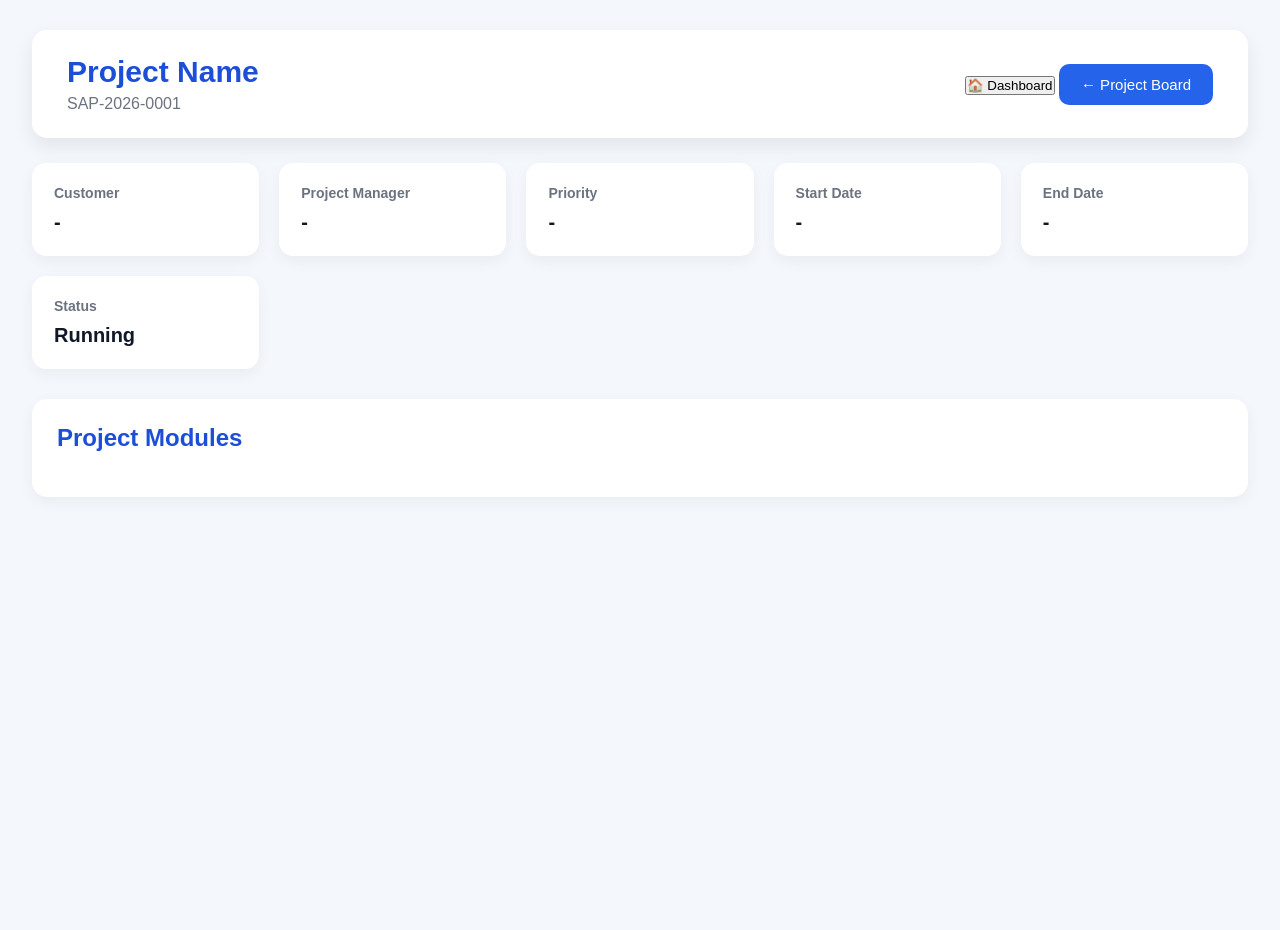
<file: pages/projectdashboard/projectdashboard.html>
<!DOCTYPE html>
<html lang="en">

<head>

    <meta charset="UTF-8">

    <meta name="viewport"
          content="width=device-width, initial-scale=1.0">

    <title>ONEPWS | Project Dashboard</title>

    <link rel="stylesheet"
          href="../../assets/css/style.css">

    <link rel="stylesheet"
          href="../../assets/css/projectdashboard.css">

</head>

<body>

<div class="project-dashboard">

    <!-- ================= PROJECT HEADER ================= -->

    <header class="project-header">

        <div>

            <h1 id="projectName">
                Project Name
            </h1>

            <p id="projectNumber">
                SAP-2026-0001
            </p>

        </div>

        <div class="header-buttons">

    <button id="goDashboard">

        🏠 Dashboard

    </button>

    <button id="backToBoard">

        ← Project Board

    </button>

</div>

    </header>

    <!-- ================= PROJECT INFORMATION ================= -->

    <section class="project-info">

        <div class="info-card">

            <h3>Customer</h3>

            <p id="customerName">-</p>

        </div>

        <div class="info-card">

            <h3>Project Manager</h3>

            <p id="projectManager">-</p>

        </div>

        <div class="info-card">

            <h3>Priority</h3>

            <p id="projectPriority">-</p>

        </div>

        <div class="info-card">

            <h3>Start Date</h3>

            <p id="startDate">-</p>

        </div>

        <div class="info-card">

            <h3>End Date</h3>

            <p id="endDate">-</p>

        </div>

        <div class="info-card">

            <h3>Status</h3>

            <p id="projectStatus">

                Running

            </p>

        </div>

    </section>

    <!-- ================= MODULES ================= -->

    <section class="module-section">

        <h2>

            Project Modules

        </h2>

        <div id="moduleGrid"
             class="module-grid">

        </div>

    </section>

</div>

<script src="../../assets/js/database.js"></script>

<script src="../../assets/js/projectprogress.js"></script>

</body>

</html>
</file>
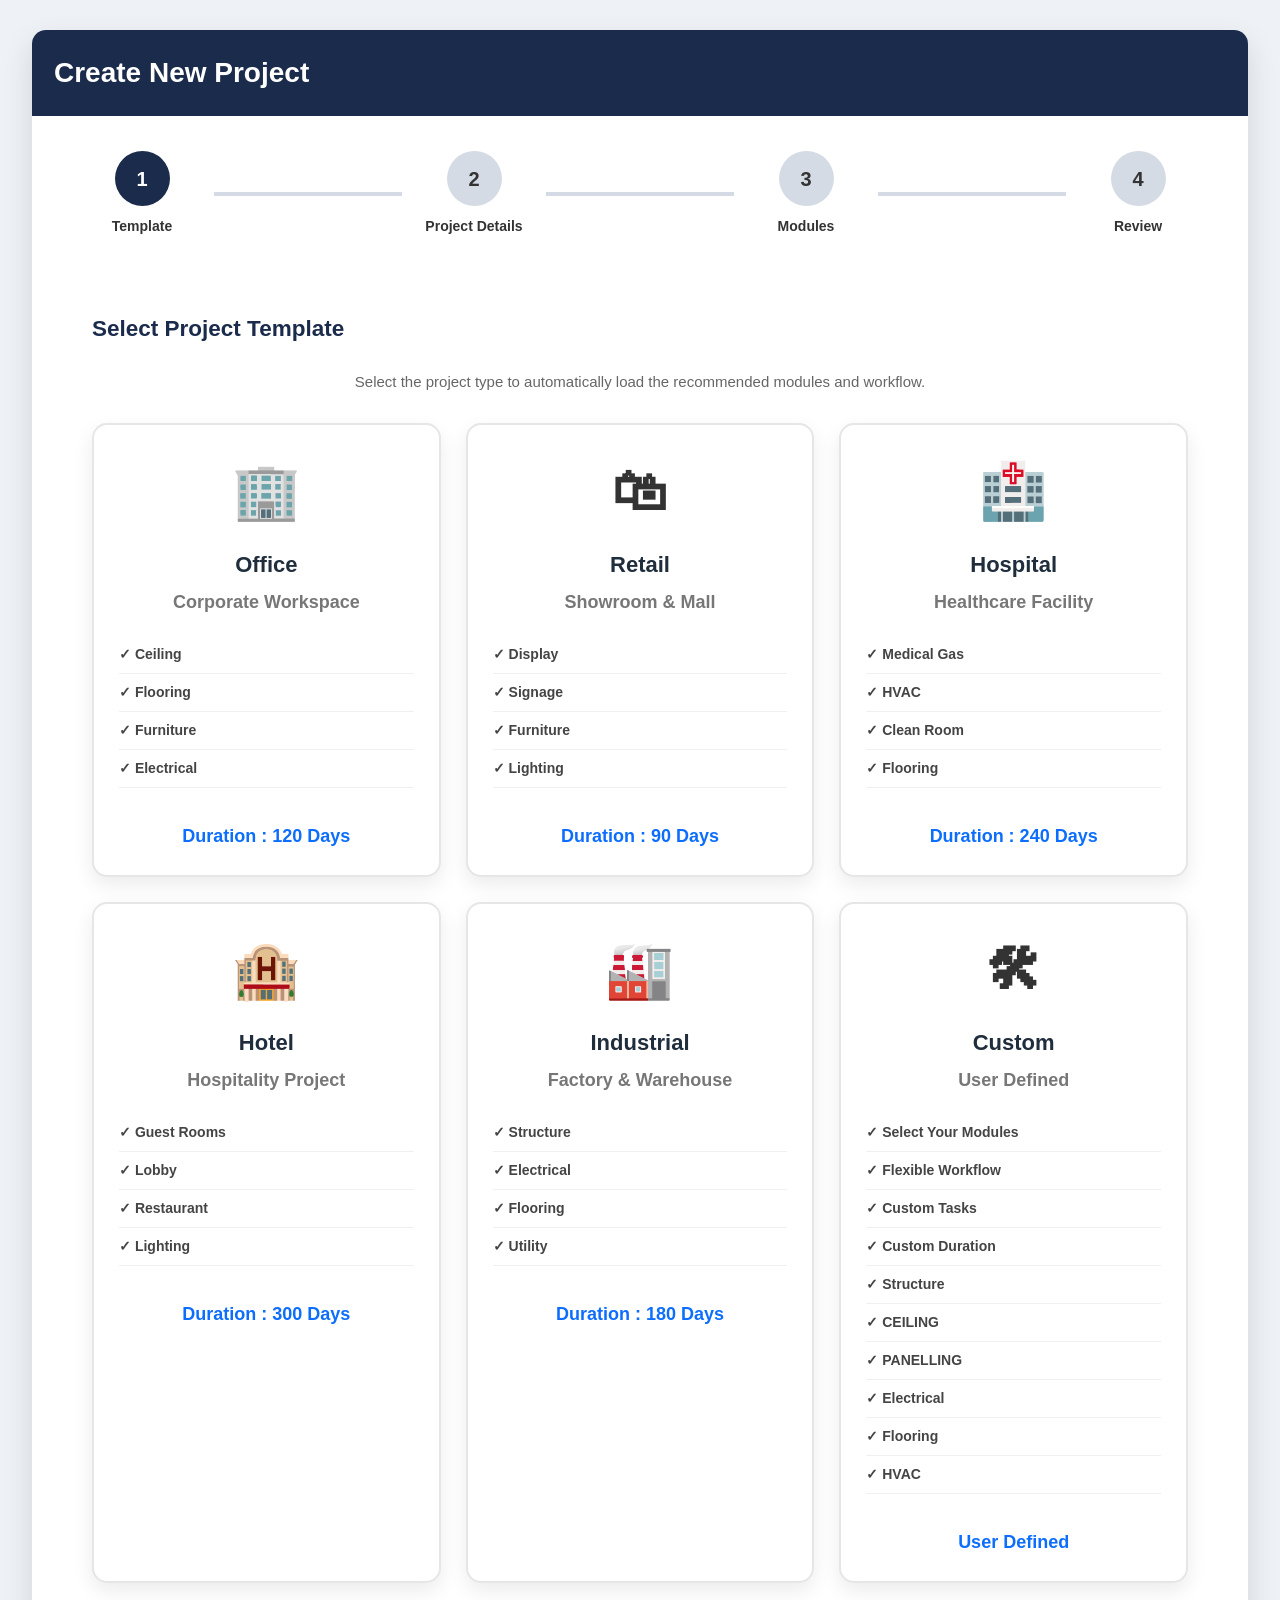
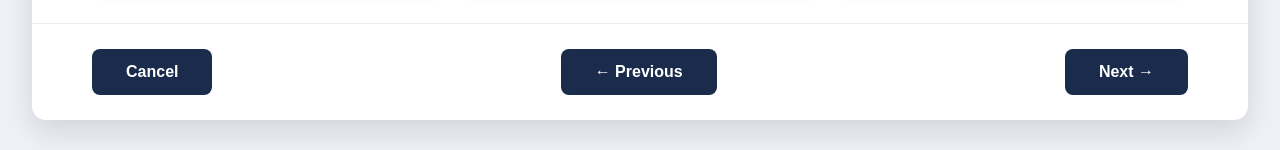
<file: pages/projectwizard/projectwizard.html>
<!DOCTYPE html>
<html lang="en">

<head>

    <meta charset="UTF-8">

    <meta name="viewport"
          content="width=device-width, initial-scale=1.0">

    <title>ONEPWS | New Project</title>

    <link rel="stylesheet" href="../../assets/css/base.css">
<link rel="stylesheet" href="../../assets/css/theme.css">
<link rel="stylesheet" href="../../assets/css/layout.css">
<link rel="stylesheet" href="../../assets/css/components.css">
<link rel="stylesheet" href="../../assets/css/projectwizard.css">

</head>

<body>

<div class="wizard-container">

    <h1>Create New Project</h1>

    <!-- Progress Bar -->

    <div class="wizard-progress">

        <div class="wizard-step active">

            <div class="circle">1</div>

            <span>Template</span>

        </div>

        <div class="line"></div>

        <div class="wizard-step">

            <div class="circle">2</div>

            <span>Project Details</span>

        </div>

        <div class="line"></div>

        <div class="wizard-step">

            <div class="circle">3</div>

            <span>Modules</span>

        </div>

        <div class="line"></div>

        <div class="wizard-step">

            <div class="circle">4</div>

            <span>Review</span>

        </div>

    </div>

    <!-- STEP 1 -->

    <!-- ======================================================
STEP 1 : TEMPLATE SELECTION
====================================================== -->

<div class="step-page active-page" id="step1">

    <h2>Select Project Template</h2>

    <p class="step-description">
        Select the project type to automatically load the recommended modules and workflow.
    </p>

    <div class="template-grid">

        <!-- OFFICE -->

        <div class="template-card template-btn" data-template="Office">

            <div class="template-icon">🏢</div>

            <h3>Office</h3>

            <p>Corporate Workspace</p>

            <ul>

                <li>✓ Ceiling</li>
                <li>✓ Flooring</li>
                <li>✓ Furniture</li>
                <li>✓ Electrical</li>

            </ul>

            <div class="template-footer">

                Duration : 120 Days

            </div>

        </div>

        <!-- RETAIL -->

        <div class="template-card template-btn" data-template="Retail">

            <div class="template-icon">🛍</div>

            <h3>Retail</h3>

            <p>Showroom & Mall</p>

            <ul>

                <li>✓ Display</li>
                <li>✓ Signage</li>
                <li>✓ Furniture</li>
                <li>✓ Lighting</li>

            </ul>

            <div class="template-footer">

                Duration : 90 Days

            </div>

        </div>

        <!-- HOSPITAL -->

        <div class="template-card template-btn" data-template="Hospital">

            <div class="template-icon">🏥</div>

            <h3>Hospital</h3>

            <p>Healthcare Facility</p>

            <ul>

                <li>✓ Medical Gas</li>
                <li>✓ HVAC</li>
                <li>✓ Clean Room</li>
                <li>✓ Flooring</li>

            </ul>

            <div class="template-footer">

                Duration : 240 Days

            </div>

        </div>

        <!-- HOTEL -->

        <div class="template-card template-btn" data-template="Hotel">

            <div class="template-icon">🏨</div>

            <h3>Hotel</h3>

            <p>Hospitality Project</p>

            <ul>

                <li>✓ Guest Rooms</li>
                <li>✓ Lobby</li>
                <li>✓ Restaurant</li>
                <li>✓ Lighting</li>

            </ul>

            <div class="template-footer">

                Duration : 300 Days

            </div>

        </div>

        <!-- INDUSTRIAL -->

        <div class="template-card template-btn" data-template="Industrial">

            <div class="template-icon">🏭</div>

            <h3>Industrial</h3>

            <p>Factory & Warehouse</p>

            <ul>

                <li>✓ Structure</li>
                <li>✓ Electrical</li>
                <li>✓ Flooring</li>
                <li>✓ Utility</li>

            </ul>

            <div class="template-footer">

                Duration : 180 Days

            </div>

        </div>

        <!-- CUSTOM -->

        <div class="template-card template-btn" data-template="Custom">

            <div class="template-icon">🛠</div>

            <h3>Custom</h3>

            <p>User Defined</p>

            <ul>

                <li>✓ Select Your Modules</li>
                <li>✓ Flexible Workflow</li>
                <li>✓ Custom Tasks</li>
                <li>✓ Custom Duration</li>
                <li>✓ Structure</li>
                <li>✓ CEILING</li>
                <li>✓ PANELLING</li>
                <li>✓ Electrical</li>
                <li>✓ Flooring</li>
                <li>✓ HVAC</li>

            </ul>

            <div class="template-footer">

                User Defined

            </div>

        </div>

    </div>

</div>

    <!-- STEP 2 -->

    <div class="step-page" id="step2">

        <section class="wizard-step-content">

    <h2>Project Details</h2>

    <div class="form-grid">

        <div class="form-group">
            <label>Project Number</label>
            <input type="text" id="projectNumber" readonly>
        </div>

        <div class="form-group">
            <label>Project Name</label>
            <input type="text" id="projectName" placeholder="Enter Project Name">
        </div>

        <div class="form-group">
            <label>Customer</label>
            <select id="customer">
                <option value="">Select Customer</option>
                <option>ABC Pvt Ltd</option>
                <option>XYZ Industries</option>
                <option>DEF Corporation</option>
            </select>
        </div>

        <div class="form-group">
            <label>Business Unit</label>
            <select id="businessUnit">
                <option>Corporate</option>
                <option>Retail</option>
                <option>Healthcare</option>
                <option>Hospitality</option>
            </select>
        </div>

        <div class="form-group">
            <label>Project Manager</label>
            <select id="projectManager">
                <option>Ashu</option>
                <option>Manager 2</option>
                <option>Manager 3</option>
            </select>
        </div>

        <div class="form-group">
            <label>Design Head</label>
            <select id="designHead">
                <option>Select Design Head</option>
                <option>Design Head 1</option>
                <option>Design Head 2</option>
            </select>
        </div>

        <div class="form-group">
            <label>Priority</label>

            <select id="priority">
                <option>Low</option>
                <option selected>Medium</option>
                <option>High</option>
                <option>Critical</option>
            </select>

        </div>

        <div class="form-group">
            <label>Start Date</label>
            <input type="date" id="startDate">
        </div>

        <div class="form-group">
            <label>Target Completion</label>
            <input type="date" id="endDate">
        </div>

        <div class="form-group full-width">
            <label>Description</label>

            <textarea id="description"
                      rows="4"
                      placeholder="Project Description"></textarea>

        </div>

    </div>

</section>
    </div>

    <!-- STEP 3 -->

    <!-- ======================================================
STEP 3 : MODULE SELECTION
====================================================== -->

<div class="step-page" id="step3">

    <h2>Project Modules</h2>

    <p class="step-description">

        Select the modules required for this project.

    </p>

    <div class="module-grid" id="moduleContainer">

        <!-- Modules will be loaded by JavaScript -->

    </div>

</div>

   <!-- ======================================================
STEP 4 : REVIEW
====================================================== -->

<div class="step-page" id="step4">

    <h2>Review Project</h2>

    <p class="step-description">

        Please verify the project information before creating the project.

    </p>

    <div class="review-card">

        <table class="review-table">

            <tr>
                <td>Template</td>
                <td id="reviewTemplate">-</td>
            </tr>

            <tr>
                <td>Project Number</td>
                <td id="reviewProjectNumber">-</td>
            </tr>

            <tr>
                <td>Project Name</td>
                <td id="reviewProjectName">-</td>
            </tr>

            <tr>
                <td>Customer</td>
                <td id="reviewCustomer">-</td>
            </tr>

            <tr>
                <td>Business Unit</td>
                <td id="reviewBusinessUnit">-</td>
            </tr>

            <tr>
                <td>Project Manager</td>
                <td id="reviewProjectManager">-</td>
            </tr>

            <tr>
                <td>Design Head</td>
                <td id="reviewDesignHead">-</td>
            </tr>

            <tr>
                <td>Priority</td>
                <td id="reviewPriority">-</td>
            </tr>

            <tr>
                <td>Start Date</td>
                <td id="reviewStartDate">-</td>
            </tr>

            <tr>
                <td>End Date</td>
                <td id="reviewEndDate">-</td>
            </tr>

            <tr>
                <td>Description</td>
                <td id="reviewDescription">-</td>
            </tr>

            <tr>
                <td>Modules</td>
                <td id="reviewModules">-</td>
            </tr>

        </table>

    </div>

</div>
    <div class="wizard-buttons">

    <button id="cancelBtn">

        Cancel

    </button>

    <button id="prevBtn">

        ← Previous

    </button>

    <button id="nextBtn">

        Next →

    </button>

</div>

</div>

<script src="../../assets/js/database.js"></script>

<script src="../../assets/js/projectwizard.js"></script>

</body>
</file>
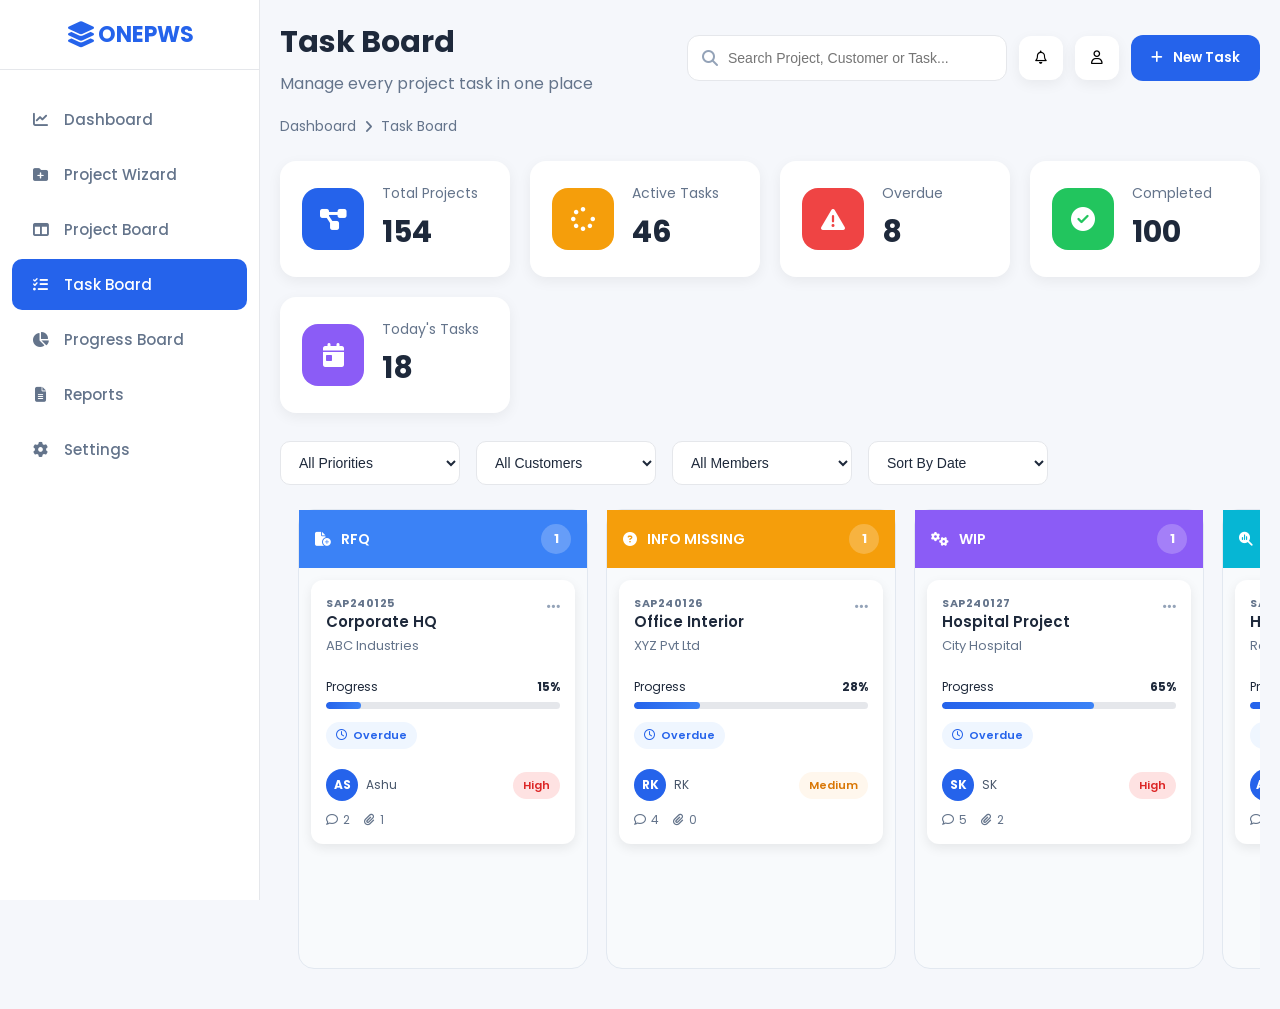
<file: pages/taskboard/taskboard.html>
<!DOCTYPE html>
<html lang="en">

<head>

    <meta charset="UTF-8">
    <meta name="viewport" content="width=device-width, initial-scale=1.0">

    <title>ONEPWS | Task Board</title>

    <!-- Global CSS -->
    <link rel="stylesheet" href="../../assets/css/style.css">

    <!-- Task Board CSS -->
    <link rel="stylesheet" href="../../assets/css/taskboard.css">

    <!-- Google Font -->
    <link href="https://fonts.googleapis.com/css2?family=Poppins:wght@300;400;500;600;700&display=swap" rel="stylesheet">

    <!-- Font Awesome -->
    <link rel="stylesheet"
          href="https://cdnjs.cloudflare.com/ajax/libs/font-awesome/6.5.2/css/all.min.css">

</head>

<body>

<div class="app-container">

    <!-- ==========================================
                    SIDEBAR
    =========================================== -->

    <aside class="sidebar">

        <div class="logo">

            <i class="fa-solid fa-layer-group"></i>

            <span>ONEPWS</span>

        </div>

        <nav>

            <ul>

                <li>
                    <a href="../dashboard/dashboard.html">
                        <i class="fa-solid fa-chart-line"></i>
                        Dashboard
                    </a>
                </li>

                <li>
                    <a href="../projectwizard/projectwizard.html">
                        <i class="fa-solid fa-folder-plus"></i>
                        Project Wizard
                    </a>
                </li>

                <li>
                    <a href="../projectboard/projectboard.html">
                        <i class="fa-solid fa-table-columns"></i>
                        Project Board
                    </a>
                </li>

                <li class="active">
                    <a href="#">
                        <i class="fa-solid fa-list-check"></i>
                        Task Board
                    </a>
                </li>

                <li>
                    <a href="../projectprogress/projectprogress.html">
                        <i class="fa-solid fa-chart-pie"></i>
                        Progress Board
                    </a>
                </li>

                <li>
                    <a href="../reports/reports.html">
                        <i class="fa-solid fa-file-lines"></i>
                        Reports
                    </a>
                </li>

                <li>
                    <a href="../settings/settings.html">
                        <i class="fa-solid fa-gear"></i>
                        Settings
                    </a>
                </li>

            </ul>

        </nav>

    </aside>

    <!-- ==========================================
                MAIN CONTENT
    =========================================== -->

    <main class="main-content">

        <!-- Top Bar -->

        <header class="topbar">

            <div class="page-title">

                <h1>Task Board</h1>

                <p>
                    Manage every project task in one place
                </p>

            </div>

            <div class="topbar-right">

                <div class="search-box">

                    <i class="fa-solid fa-magnifying-glass"></i>

                    <input
                        type="text"
                        id="searchTask"
                        placeholder="Search Project, Customer or Task...">

                </div>

                <button id="notificationBtn" class="icon-btn">

                    <i class="fa-regular fa-bell"></i>

                </button>

                <button id="userBtn" class="icon-btn">

                    <i class="fa-regular fa-user"></i>

                </button>

                <button class="primary-btn" id="addTaskBtn">

                    <i class="fa-solid fa-plus"></i>

                    New Task

                </button>

            </div>

        </header>

        <!-- Breadcrumb -->

        <div class="breadcrumb">

            Dashboard

            <i class="fa-solid fa-angle-right"></i>

            Task Board

        </div>

        <!-- ==========================================
                    KPI CARDS
        =========================================== -->

        <section class="kpi-grid">

            <div class="kpi-card">

                <div class="kpi-icon blue">

                    <i class="fa-solid fa-diagram-project"></i>

                </div>

                <div class="kpi-details">

                    <span>Total Projects</span>

                    <h2 id="totalProjects">154</h2>

                </div>

            </div>

            <div class="kpi-card">

                <div class="kpi-icon orange">

                    <i class="fa-solid fa-spinner"></i>

                </div>

                <div class="kpi-details">

                    <span>Active Tasks</span>

                    <h2 id="activeTasks">46</h2>

                </div>

            </div>

            <div class="kpi-card">

                <div class="kpi-icon red">

                    <i class="fa-solid fa-triangle-exclamation"></i>

                </div>

                <div class="kpi-details">

                    <span>Overdue</span>

                    <h2 id="overdueTasks">8</h2>

                </div>

            </div>

            <div class="kpi-card">

                <div class="kpi-icon green">

                    <i class="fa-solid fa-circle-check"></i>

                </div>

                <div class="kpi-details">

                    <span>Completed</span>

                    <h2 id="completedTasks">100</h2>

                </div>

            </div>

            <div class="kpi-card">

                <div class="kpi-icon purple">

                    <i class="fa-solid fa-calendar-day"></i>

                </div>

                <div class="kpi-details">

                    <span>Today's Tasks</span>

                    <h2 id="todayTasks">18</h2>

                </div>

            </div>

        </section>

        <!-- ==========================================
                    FILTER BAR
        =========================================== -->

        <section class="filter-bar">

            <select id="priorityFilter">
                <option value="">All Priorities</option>
                <option>High</option>
                <option>Medium</option>
                <option>Low</option>
            </select>

            <select id="customerFilter">
                <option value="">All Customers</option>
            </select>

            <select id="memberFilter">
                <option value="">All Members</option>
            </select>

            <select id="sortTasks">
                <option value="date">Sort By Date</option>
                <option value="priority">Priority</option>
                <option value="project">Project</option>
            </select>

        </section>

        <!-- ==========================================
                KANBAN BOARD STARTS
        =========================================== -->

        <section class="kanban-board">

            <!-- ======================================================
                            RFQ
            ======================================================= -->
            
            <div class="kanban-wrapper">


            </div>
            <div class="kanban-column" data-status="RFQ">

                <div class="column-header rfq">

                    <div class="column-title">

                        <i class="fa-solid fa-file-circle-plus"></i>

                        <span>RFQ</span>

                    </div>

                    <span class="task-count" id="count-rfq">0</span>

                </div>

                <div class="card-container"
                     id="rfqCards"
                     data-column="RFQ">

                </div>

            </div>


            <!-- ======================================================
                        INFO MISSING
            ======================================================= -->

            <div class="kanban-column"
                 data-status="INFO MISSING">

                <div class="column-header info">

                    <div class="column-title">

                        <i class="fa-solid fa-circle-question"></i>

                        <span>INFO MISSING</span>

                    </div>

                    <span class="task-count"
                          id="count-info">0</span>

                </div>

                <div class="card-container"
                     id="infoCards"
                     data-column="INFO MISSING">

                </div>

            </div>


            <!-- ======================================================
                                WIP
            ======================================================= -->

            <div class="kanban-column"
                 data-status="WIP">

                <div class="column-header wip">

                    <div class="column-title">

                        <i class="fa-solid fa-gears"></i>

                        <span>WIP</span>

                    </div>

                    <span class="task-count"
                          id="count-wip">0</span>

                </div>

                <div class="card-container"
                     id="wipCards"
                     data-column="WIP">

                </div>

            </div>

            <!-- ======================================================
                                QC
            ======================================================= -->

            <div class="kanban-column" data-status="QC">

                <div class="column-header qc">

                    <div class="column-title">
                        <i class="fa-solid fa-magnifying-glass-chart"></i>
                        <span>QC</span>
                    </div>

                    <span class="task-count" id="count-qc">0</span>

                </div>

                <div class="card-container"
                     id="qcCards"
                     data-column="QC">

                </div>

            </div>


            <!-- ======================================================
                            RESOLVED
            ======================================================= -->

            <div class="kanban-column" data-status="RESOLVED">

                <div class="column-header resolved">

                    <div class="column-title">
                        <i class="fa-solid fa-circle-check"></i>
                        <span>RESOLVED</span>
                    </div>

                    <span class="task-count" id="count-resolved">0</span>

                </div>

                <div class="card-container"
                     id="resolvedCards"
                     data-column="RESOLVED">

                </div>

            </div>


            <!-- ======================================================
                            COMPLETED
            ======================================================= -->

            <div class="kanban-column" data-status="COMPLETED">

                <div class="column-header completed">

                    <div class="column-title">
                        <i class="fa-solid fa-flag-checkered"></i>
                        <span>COMPLETED</span>
                    </div>

                    <span class="task-count" id="count-completed">0</span>

                </div>

                <div class="card-container"
                     id="completedCards"
                     data-column="COMPLETED">

                </div>

            </div>

        </section>

        
<!-- ==========================================================
TASK DETAILS MODAL
========================================================== -->

<div id="taskModal" class="task-modal-overlay">

    <div class="task-modal">

        <!-- Header -->

        <div class="task-modal-header">

            <div>

                <h2 id="modalTaskTitle">Task Details</h2>

                <p id="modalProjectNumber">Project No.</p>

            </div>

            <button id="closeModal" class="modal-close">

                <i class="fa-solid fa-xmark"></i>

            </button>

        </div>

        <!-- Tabs -->

        <div class="task-tabs">

            <button class="tab-btn active" data-tab="general">
                General
            </button>

            <button class="tab-btn" data-tab="task">
                Task
            </button>

            <button class="tab-btn" data-tab="documents">
                Documents
            </button>

            <button class="tab-btn" data-tab="comments">
                Comments
            </button>

            <button class="tab-btn" data-tab="history">
                History
            </button>

            <button class="tab-btn" data-tab="settings">
                Settings
            </button>

        </div>

        <!-- BODY -->

        <div class="task-modal-body">

            <!-- GENERAL TAB -->

            <div class="tab-content active" id="general">

                <div class="form-grid">

                    <div class="form-group">

                        <label>Project Number</label>

                        <input type="text" id="projectNo">

                    </div>

                    <div class="form-group">

                        <label>Project Name</label>

                        <input type="text" id="projectName">

                    </div>

                    <div class="form-group">

                        <label>Customer</label>

                        <input type="text" id="customer">

                    </div>

                    <div class="form-group">

                        <label>Business Unit</label>

                        <input type="text" id="businessUnit">

                    </div>

                    <div class="form-group">

                        <label>Module</label>

                        <input type="text" id="moduleName">

                    </div>

                    <div class="form-group">

                        <label>Priority</label>

                        <select id="priority">

                            <option>High</option>
                            <option>Medium</option>
                            <option>Low</option>

                        </select>

                    </div>

                    <div class="form-group">

                        <label>Assigned To</label>

                        <input type="text" id="assignedTo">

                    </div>

                    <div class="form-group">

                        <label>Status</label>

                        <select id="status">

                            <option>RFQ</option>
                            <option>INFO MISSING</option>
                            <option>WIP</option>
                            <option>QC</option>
                            <option>RESOLUTION</option>
                            <option>COMPLETED</option>

                        </select>

                    </div>

                    <div class="form-group">

                        <label>Start Date</label>

                        <input type="date" id="startDate">

                    </div>

                    <div class="form-group">

                        <label>Due Date</label>

                        <input type="date" id="endDate">

                    </div>

                </div>

                <div class="form-group">

                    <label>Description</label>

                    <textarea id="description" rows="6"></textarea>

                </div>

            </div>

            <!-- Empty Tabs -->

            <div class="tab-content" id="task"></div>

            <div class="tab-content" id="documents"></div>

            <div class="tab-content" id="comments"></div>

            <div class="tab-content" id="history"></div>

            <div class="tab-content" id="settings"></div>

        </div>

        <!-- Footer -->

        <div class="task-modal-footer">

            <button class="secondary-btn" id="deleteTask">
    Delete
</button>

            <button class="secondary-btn" id="cancelModal">

                Cancel

            </button>

            <button class="primary-btn" id="saveTask">
    Save Changes
</button>

        </div>

    </div>

</div>
        <!-- ==========================================
                TOAST NOTIFICATION
        =========================================== -->

        <div id="toastContainer"></div>

    </main>

</div>

<script src="../../assets/js/taskboard.js"></script>

</body>
</html>
</file>
<file: assets/css/style.css>
/*==========================================================
ONEPWS ERP COMMON STYLE
==========================================================*/

*{
    margin:0;
    padding:0;
    box-sizing:border-box;
}


body{

    font-family:'Poppins',sans-serif;

    background:#f5f7fb;

    color:#1e293b;

    min-height:100vh;

    overflow-x:hidden;

}


.app-container{

    display:flex;

    min-height:100vh;

}


/* SIDEBAR */

.sidebar{

    width:260px;

    min-height:100vh;

    background:#ffffff;

    border-right:1px solid #e2e8f0;

    flex-shrink:0;

}


/* MAIN AREA */

.main-content{

    flex:1;

    padding:20px;

    overflow-x:auto;

}


/* LINKS */

a{

    text-decoration:none;

}


/* BUTTON RESET */

button{

    cursor:pointer;

    font-family:inherit;

}
</file>
<file: assets/css/projectdashboard.css>
/*==================================================
        ONEPWS PROJECT DASHBOARD
==================================================*/

*{
    margin:0;
    padding:0;
    box-sizing:border-box;
}

body{

    font-family:Poppins,Arial,sans-serif;

    background:#f4f7fb;

    color:#1f2937;

}

.project-dashboard{

    width:95%;

    max-width:1500px;

    margin:30px auto;

}

/*==================================================
        HEADER
==================================================*/

.project-header{

    display:flex;

    justify-content:space-between;

    align-items:center;

    background:#ffffff;

    padding:25px 35px;

    border-radius:15px;

    box-shadow:0 8px 20px rgba(0,0,0,.08);

    margin-bottom:25px;

}

.project-header h1{

    font-size:30px;

    color:#1d4ed8;

}

.project-header p{

    color:#6b7280;

    margin-top:6px;

}

#backToBoard{

    background:#2563eb;

    color:white;

    border:none;

    padding:12px 22px;

    border-radius:10px;

    cursor:pointer;

    font-size:15px;

    transition:.25s;

}

#backToBoard:hover{

    background:#1d4ed8;

}

/*==================================================
        INFORMATION CARDS
==================================================*/

.project-info{

    display:grid;

    grid-template-columns:repeat(auto-fit,minmax(220px,1fr));

    gap:20px;

    margin-bottom:30px;

}

.info-card{

    background:white;

    padding:22px;

    border-radius:14px;

    box-shadow:0 5px 15px rgba(0,0,0,.05);

}

.info-card h3{

    color:#6b7280;

    margin-bottom:10px;

    font-size:14px;

}

.info-card p{

    font-size:20px;

    font-weight:600;

    color:#111827;

}

/*==================================================
        MODULE SECTION
==================================================*/

.module-section{

    background:white;

    border-radius:15px;

    padding:25px;

    box-shadow:0 5px 15px rgba(0,0,0,.05);

}

.module-section h2{

    color:#1d4ed8;

    margin-bottom:20px;

}

.module-grid{

    display:grid;

    grid-template-columns:repeat(auto-fit,minmax(220px,1fr));

    gap:20px;

}

.module-card{

    background:#f9fafb;

    border:1px solid #e5e7eb;

    border-radius:12px;

    padding:18px;

    transition:.25s;

}

.module-card:hover{

    transform:translateY(-4px);

    box-shadow:0 8px 18px rgba(37,99,235,.15);

}

.module-card h3{

    color:#2563eb;

    margin-bottom:10px;

}

.module-card p{

    color:#6b7280;

    font-size:14px;

}
</file>
<file: assets/css/base.css>
/* ==========================
   ONEPWS Base Styles
========================== */

*{
    margin:0;
    padding:0;
    box-sizing:border-box;
}

html{
    scroll-behavior:smooth;
}

body{

    font-family:"Segoe UI",Arial,sans-serif;

    background:#F5F7FA;

    color:#2F3542;

    font-size:15px;

    line-height:1.5;

}

img{
    max-width:100%;
}

button,
input,
select,
textarea{

    font-family:inherit;

}

a{

    text-decoration:none;

    color:inherit;

}
</file>
<file: assets/css/theme.css>
:root{

    --primary:#1E3A5F;

    --primary-dark:#16304E;

    --accent:#D72638;

    --success:#2ECC71;

    --warning:#F39C12;

    --danger:#E74C3C;

    --background:#F5F7FA;

    --card:#FFFFFF;

    --border:#DCE3EA;

    --text:#2F3542;

    --shadow:0 10px 30px rgba(0,0,0,.08);

    --radius:12px;

}
</file>
<file: assets/css/layout.css>
.top-header{

    height:70px;

    background:var(--primary);

    color:white;

    display:flex;

    justify-content:space-between;

    align-items:center;

    padding:0 30px;

}

.main-wrapper{

    display:flex;

    min-height:calc(100vh - 70px);

}

.sidebar{

    width:240px;

    background:#243B55;

    padding:20px;

}

.content{

    flex:1;

    padding:30px;

    background:var(--background);

}
</file>
<file: assets/css/components.css>
.card{

    background:var(--card);

    border-radius:var(--radius);

    box-shadow:var(--shadow);

    padding:20px;

}

.primary-button{

    background:var(--primary);

    color:white;

    border:none;

    border-radius:8px;

    padding:12px 24px;

    cursor:pointer;

    transition:.25s;

}

.primary-button:hover{

    background:var(--primary-dark);

    transform:translateY(-2px);

}

.input{

    width:100%;

    padding:12px;

    border:1px solid var(--border);

    border-radius:8px;

}

.section-title{

    font-size:24px;

    font-weight:600;

    color:var(--primary);

    margin-bottom:20px;

}
</file>
<file: assets/css/projectwizard.css>
/* ===================================================
   ONEPWS - PROJECT WIZARD
===================================================*/

*{
    margin:0;
    padding:0;
    box-sizing:border-box;
}

body{

    font-family:"Segoe UI",Arial,sans-serif;

    background:#eef2f7;

    color:#333;

}

/*================ HEADER ================*/

.wizard-container{

    width:95%;

    max-width:1400px;

    margin:30px auto;

    background:white;

    border-radius:14px;

    box-shadow:0 12px 30px rgba(0,0,0,.12);

    overflow:hidden;

}

.wizard-container h1{

    background:#1B2B4B;

    color:white;

    padding:22px;

    font-size:28px;

}

/*================ PROGRESS ================*/

.wizard-progress{

    display:flex;

    align-items:center;

    justify-content:center;

    padding:35px 50px;

}

.wizard-step{

    display:flex;

    flex-direction:column;

    align-items:center;

    min-width:120px;

}

.circle{

    width:55px;

    height:55px;

    border-radius:50%;

    background:#d5dbe5;

    display:flex;

    align-items:center;

    justify-content:center;

    font-size:20px;

    font-weight:bold;

    transition:.3s;

}

.wizard-step.active .circle{

    background:#1B2B4B;

    color:white;

}

.wizard-step span{

    margin-top:10px;

    font-size:14px;

    font-weight:600;

}

.line{

    flex:1;

    height:4px;

    background:#d5dbe5;

    margin:0 12px;

}

/*================ PAGES ================*/

.step-page{

    display:none;

    padding:40px 60px;

    min-height:420px;

}

.active-page{

    display:block;

}

.step-page h2{

    margin-bottom:25px;

    color:#1B2B4B;

}

/*================ TEMPLATE ================*/

.template-grid{

    display:grid;

    grid-template-columns:repeat(3,1fr);

    gap:25px;

}

.template-btn{

    border:none;

    background:white;

    border:2px solid #d7dde8;

    border-radius:12px;

    padding:40px;

    cursor:pointer;

    font-size:18px;

    font-weight:600;

    transition:.25s;

}

.template-btn:hover{

    background:#1B2B4B;

    color:white;

    transform:translateY(-4px);

}

/*================ BUTTONS ================*/

.wizard-buttons{

    display:flex;

    justify-content:space-between;

    padding:25px 60px;

    border-top:1px solid #ececec;

}

.wizard-buttons button{

    padding:14px 34px;

    border:none;

    border-radius:8px;

    cursor:pointer;

    font-size:16px;

    font-weight:600;

    background:#1B2B4B;

    color:white;

}

.wizard-buttons button:hover{

    background:#28406d;
}
/*=========================================================
STEP 1 - TEMPLATE CARDS
=========================================================*/

.step-description{
    text-align:center;
    color:#666;
    margin-bottom:30px;
    font-size:15px;
}

.template-grid{

    display:grid;

    grid-template-columns:repeat(auto-fit,minmax(300px,1fr));

    gap:25px;

    margin-top:30px;

}

.template-card{

    background:#ffffff;

    border:2px solid #e6e6e6;

    border-radius:15px;

    padding:25px;

    cursor:pointer;

    transition:0.30s;

    box-shadow:0 8px 20px rgba(0,0,0,0.08);

    position:relative;

    overflow:hidden;

}

.template-card:hover{

    transform:translateY(-8px);

    box-shadow:0 18px 35px rgba(0,0,0,0.18);

    border-color:#0d6efd;

}

.template-card.selected{

    border:3px solid #0d6efd;

    background:#eef5ff;

}

.template-icon{

    font-size:55px;

    margin-bottom:15px;

    text-align:center;

}

.template-card h3{

    text-align:center;

    margin-bottom:8px;

    color:#1f2d3d;

    font-size:22px;

}

.template-card p{

    text-align:center;

    color:#777;

    margin-bottom:20px;

}

.template-card ul{

    list-style:none;

    padding:0;

    margin:0;

}

.template-card ul li{

    padding:8px 0;

    color:#444;

    border-bottom:1px solid #f0f0f0;

    font-size:14px;

}

.template-footer{

    margin-top:20px;

    padding-top:15px;

    text-align:center;

    font-weight:bold;

    color:#0d6efd;

}
</file>
<file: assets/css/taskboard.css>
/*==========================================================
    ONEPWS ERP
    TASK BOARD
==========================================================*/

:root{

    --primary:#2563eb;
    --primary-dark:#1d4ed8;

    --rfq:#3b82f6;
    --info:#f59e0b;
    --wip:#8b5cf6;
    --qc:#06b6d4;
    --resolved:#10b981;
    --completed:#64748b;

    --success:#22c55e;
    --warning:#f59e0b;
    --danger:#ef4444;

    --bg:#f5f7fb;
    --card:#ffffff;

    --text:#1e293b;
    --text-light:#64748b;

    --border:#e5e7eb;

    --shadow:
        0 4px 14px rgba(0,0,0,.06);

    --radius:12px;

}

/*==========================================================
RESET
==========================================================*/

*{

    margin:0;
    padding:0;
    box-sizing:border-box;

}

body{

    font-family:'Poppins',sans-serif;

    background:var(--bg);

    color:var(--text);

}

/*==========================================================
LAYOUT
==========================================================*/

.app-container{

    display:flex;

    min-height:100vh;

}

/*==========================================================
SIDEBAR
==========================================================*/

.sidebar{

    width:260px;

    background:#ffffff;

    border-right:1px solid var(--border);

    position:fixed;

    top:0;
    left:0;
    bottom:0;

    overflow:auto;

    z-index:1000;

}

.logo{

    height:70px;

    display:flex;

    align-items:center;

    justify-content:center;

    gap:12px;

    font-size:22px;

    font-weight:700;

    color:var(--primary);

    border-bottom:1px solid var(--border);

}

.logo i{

    font-size:26px;

}

.sidebar nav{

    padding:20px 0;

}

.sidebar ul{

    list-style:none;

}

.sidebar li{

    margin:4px 12px;

}

.sidebar a{

    display:flex;

    align-items:center;

    gap:14px;

    text-decoration:none;

    color:var(--text-light);

    padding:14px 18px;

    border-radius:10px;

    transition:.25s;

    font-size:15px;

    font-weight:500;

}

.sidebar a:hover{

    background:#eef4ff;

    color:var(--primary);

}

.sidebar li.active a{

    background:var(--primary);

    color:#ffffff;

}

.sidebar i{

    width:20px;

    text-align:center;

}

/*==========================================================
MAIN CONTENT
==========================================================*/

.main-content{

    flex:1;

    margin-left:260px;

    padding:20px;

    width:calc(100% - 260px);

    overflow:hidden;

    box-sizing:border-box;

}

/*==========================================================
TOP BAR
==========================================================*/

.topbar{

    display:flex;

    justify-content:space-between;

    align-items:center;

    margin-bottom:20px;

}

.page-title h1{

    font-size:30px;

    font-weight:700;

}

.page-title p{

    color:var(--text-light);

    margin-top:6px;

}

.topbar-right{

    display:flex;

    align-items:center;

    gap:12px;

}

/*==========================================================
SEARCH
==========================================================*/

.search-box{

    display:flex;

    align-items:center;

    gap:10px;

    background:#ffffff;

    border:1px solid var(--border);

    border-radius:12px;

    padding:0 14px;

    height:46px;

    min-width:320px;

}

.search-box input{

    width:100%;

    border:none;

    outline:none;

    background:none;

    font-size:14px;

}

.search-box i{

    color:#94a3b8;

}

/*==========================================================
BUTTONS
==========================================================*/

.icon-btn{

    width:44px;

    height:44px;

    border:none;

    border-radius:12px;

    background:#ffffff;

    cursor:pointer;

    box-shadow:var(--shadow);

    transition:.25s;

}

.icon-btn:hover{

    transform:translateY(-2px);

}

.primary-btn{

    border:none;

    background:var(--primary);

    color:#ffffff;

    height:46px;

    padding:0 20px;

    border-radius:12px;

    cursor:pointer;

    font-weight:600;

    display:flex;

    align-items:center;

    gap:10px;

    transition:.25s;

}

.primary-btn:hover{

    background:var(--primary-dark);

}

/*==========================================================
BREADCRUMB
==========================================================*/

.breadcrumb{

    display:flex;

    align-items:center;

    gap:8px;

    color:var(--text-light);

    font-size:14px;

    margin-bottom:24px;

}

/*==========================================================
KPI GRID
==========================================================*/

.kpi-grid{

    display:grid;

    grid-template-columns:
        repeat(auto-fit,minmax(220px,1fr));

    gap:20px;

    margin-bottom:28px;

}

.kpi-card{

    background:#ffffff;

    border-radius:16px;

    padding:22px;

    display:flex;

    align-items:center;

    gap:18px;

    box-shadow:var(--shadow);

    transition:.25s;

}

.kpi-card:hover{

    transform:translateY(-4px);

}

.kpi-icon{

    width:62px;

    height:62px;

    border-radius:16px;

    display:flex;

    justify-content:center;

    align-items:center;

    color:#ffffff;

    font-size:24px;

}

.kpi-icon.blue{

    background:var(--primary);

}

.kpi-icon.orange{

    background:var(--info);

}

.kpi-icon.red{

    background:var(--danger);

}

.kpi-icon.green{

    background:var(--success);

}

.kpi-icon.purple{

    background:var(--wip);

}

.kpi-details span{

    display:block;

    color:var(--text-light);

    font-size:14px;

    margin-bottom:6px;

}

.kpi-details h2{

    font-size:30px;

    font-weight:700;

}

/*==========================================================
FILTER BAR
==========================================================*/

.filter-bar{

    display:flex;

    gap:16px;

    align-items:center;

    flex-wrap:wrap;

    margin-bottom:24px;

}

.filter-bar select{

    min-width:180px;

    height:44px;

    padding:0 14px;

    border:1px solid var(--border);

    border-radius:10px;

    background:#ffffff;

    font-size:14px;

    color:var(--text);

    cursor:pointer;

    transition:.25s;

}

.filter-bar select:focus{

    outline:none;

    border-color:var(--primary);

}

/*==========================================================
KANBAN BOARD
==========================================================*/

.kanban-board{

    display:flex;

    gap:18px;

    overflow-x:auto;

    overflow-y:hidden;

    width:100%;

    padding-bottom:12px;

    scroll-behavior:smooth;

}

/*==========================================================
COLUMN
==========================================================*/

.kanban-column{

    width:185px;

    min-width:185px;

}

/*==========================================================
COLUMN HEADER
==========================================================*/

.column-header{

    position:sticky;

    top:0;

    z-index:20;

    display:flex;

    justify-content:space-between;

    align-items:center;

    padding:14px 16px;

    color:#ffffff;

    font-size:14px;

    font-weight:600;

}

.column-title{

    display:flex;

    align-items:center;

    gap:10px;

}

.task-count{

    min-width:30px;

    height:30px;

    display:flex;

    align-items:center;

    justify-content:center;

    border-radius:50%;

    background:rgba(255,255,255,.22);

    font-size:13px;

    font-weight:700;

}

/*==========================================================
HEADER COLORS
==========================================================*/

.column-header.rfq{

    background:var(--rfq);

}

.column-header.info{

    background:var(--info);

}

.column-header.wip{

    background:var(--wip);

}

.column-header.qc{

    background:var(--qc);

}

.column-header.resolved{

    background:var(--resolved);

}

.column-header.completed{

    background:var(--completed);

}

/*==========================================================
CARD CONTAINER
==========================================================*/

.card-container{

    flex:1;

    padding:12px;

    display:flex;

    flex-direction:column;

    gap:12px;

    overflow-y:auto;

    min-height:400px;

}

/*==========================================================
EMPTY LANE
==========================================================*/

.card-container:empty::before{

    content:"Drop tasks here";

    display:flex;

    align-items:center;

    justify-content:center;

    text-align:center;

    color:#94a3b8;

    font-size:13px;

    border:2px dashed #dbe4f0;

    border-radius:12px;

    height:90px;

    background:#ffffff;

}

/*==========================================================
SCROLLBAR
==========================================================*/

.card-container::-webkit-scrollbar{

    width:8px;

}

.card-container::-webkit-scrollbar-thumb{

    background:#d4dce8;

    border-radius:20px;

}

.card-container::-webkit-scrollbar-track{

    background:transparent;

}

.kanban-board::-webkit-scrollbar{

    height:10px;

}

.kanban-board::-webkit-scrollbar-thumb{

    background:#cbd5e1;

    border-radius:20px;

}

/*==========================================================
COLUMN HOVER
==========================================================*/

.kanban-column:hover{

    box-shadow:0 8px 24px rgba(0,0,0,.08);

    transition:.25s;

}

/*==========================================================
DROP TARGET
==========================================================*/

.card-container.drag-over{

    background:#eef6ff;

    transition:.2s;

}

/*==========================================================
PLACEHOLDER
==========================================================*/

.card-placeholder{

    height:120px;

    border:2px dashed var(--primary);

    border-radius:12px;

    background:#eff6ff;

}

/*==========================================================
TASK CARD
==========================================================*/

.task-card{

    .task-card{

    width:170px;
    min-height:95px;

    padding:8px;

    border-radius:8px;

    box-shadow:0 2px 6px rgba(0,0,0,.08);

    transition:.2s;

}

}

.task-card:hover{

    transform:translateY(-3px);

    box-shadow:0 12px 25px rgba(0,0,0,.12);

}

.task-card:active{

    cursor:grabbing;

}

/*==========================================================
LEFT PRIORITY STRIP
==========================================================*/

.task-card::before{

    content:"";

    position:absolute;

    left:0;

    top:0;

    bottom:0;

    width:5px;

    background:var(--primary);

}

.task-card.high::before{

    background:#ef4444;

}

.task-card.medium::before{

    background:#f59e0b;

}

.task-card.low::before{

    background:#22c55e;

}

/*==========================================================
CARD HEADER
==========================================================*/

.card-header{

    display:flex;

    justify-content:space-between;

    align-items:flex-start;

    margin-bottom:10px;

}

.project-number{

    font-size:9px;

    font-weight:600;

    color:#64748b;

    letter-spacing:.5px;

}

.more-btn{

    border:none;

    background:none;

    cursor:pointer;

    color:#94a3b8;

    font-size:15px;

}

.more-btn:hover{

    color:var(--primary);

}

/*==========================================================
PROJECT NAME
==========================================================*/

.project-name{

    font-size:12px;

    font-weight:600;

    color:#1e293b;

    margin-bottom:4px;

    line-height:15px;

}

.customer-name{

    color:#64748b;

    font-size:10px;

    margin-bottom:12px;

}

/*==========================================================
PROGRESS
==========================================================*/

.progress-section{

    margin-bottom:6px;

}

.progress-top{

    display:flex;

    justify-content:space-between;

    align-items:center;

    margin-bottom:6px;

    font-size:9px;

}

.progress-bar{

    width:100%;

    height:4px;

    background:#e5e7eb;

    border-radius:20px;

    overflow:hidden;

}

.progress-fill{

    height:100%;

    width:0;

    border-radius:20px;

    background:linear-gradient(
        90deg,
        #2563eb,
        #3b82f6
    );

}

/*==========================================================
DATES
==========================================================*/

.date-row{

    display:flex;

    justify-content:space-between;

    margin:10px 0;

    font-size:12px;

    color:#64748b;

}

.date-box{

    display:flex;

    flex-direction:column;

    gap:3px;

}

.date-box strong{

    color:#1e293b;

    font-size:12px;

}

/*==========================================================
COUNTDOWN
==========================================================*/

.countdown{

    display:inline-flex;

    align-items:center;

    gap:6px;

    padding:5px 10px;

    border-radius:20px;

    font-size:9px;

    font-weight:600;

    background:#eff6ff;

    color:#2563eb;

    margin-bottom:6px;

}

.countdown.warning{

    background:#fff7ed;

    color:#ea580c;

}

.countdown.danger{

    background:#fef2f2;

    color:#dc2626;

}

.countdown.success{

    background:#ecfdf5;

    color:#059669;

}

/*==========================================================
FOOTER
==========================================================*/

.card-footer{

    display:flex;

    justify-content:space-between;

    align-items:center;

    margin-top:6px;

}

/*==========================================================
USER
==========================================================*/

.user-chip{

    display:flex;

    align-items:center;

    gap:8px;

}

.user-avatar{

    width:20px;

    height:20px;

    border-radius:50%;

    background:var(--primary);

    color:#ffffff;

    display:flex;

    align-items:center;

    justify-content:center;

    font-size:12px;

    font-weight:700;

}

.user-name{

    font-size:9px;

    color:#475569;

}

/*==========================================================
PRIORITY BADGE
==========================================================*/

.priority{

    padding:2px 6px;

    border-radius:20px;

    font-size:11px;

    font-weight:600;

}

.priority.high{

    background:#fee2e2;

    color:#dc2626;

}

.priority.medium{

    background:#fff7ed;

    color:#d97706;

}

.priority.low{

    background:#ecfdf5;

    color:#16a34a;

}

/*==========================================================
COMMENTS & ATTACHMENTS
==========================================================*/

.card-info{

    display:flex;

    gap:5px;

    margin-top:10px;

    font-size:9px;

    color:#64748b;

}

.card-info span{

    display:flex;

    align-items:center;

    gap:5px;

}

/*==========================================================
OVERDUE
==========================================================*/

.task-card.overdue{

    border:1px solid #ef4444;

    animation:pulseCard 2s infinite;

}

@keyframes pulseCard{

    0%{

        box-shadow:0 0 0 rgba(239,68,68,.3);

    }

    50%{

        box-shadow:0 0 15px rgba(239,68,68,.25);

    }

    100%{

        box-shadow:0 0 0 rgba(239,68,68,.3);

    }

}

/*==========================================================
COMPLETED
==========================================================*/

.task-card.completed{

    opacity:.85;

}

.task-card.completed .progress-fill{

    width:100% !important;

    background:#10b981;

}

/*==========================================================
DRAGGING
==========================================================*/

.task-card.dragging{

    opacity:.6;

    transform:rotate(2deg);

    cursor:grabbing;

}

/*==========================================================
MODAL
==========================================================*/

.modal-overlay{

    position:fixed;

    inset:0;

    background:rgba(15,23,42,.45);

    display:none;

    justify-content:center;

    align-items:center;

    z-index:9999;

    padding:25px;

}

.modal-overlay.active{

    display:flex;

}

.task-modal{

    width:900px;

    max-width:100%;

    background:#ffffff;

    border-radius:18px;

    overflow:hidden;

    box-shadow:0 25px 70px rgba(0,0,0,.18);

    animation:modalOpen .25s ease;

}

@keyframes modalOpen{

    from{

        opacity:0;

        transform:translateY(20px) scale(.97);

    }

    to{

        opacity:1;

        transform:translateY(0) scale(1);

    }

}

.modal-header{

    display:flex;

    justify-content:space-between;

    align-items:center;

    padding:20px 24px;

    background:#f8fafc;

    border-bottom:1px solid var(--border);

}

.modal-header h2{

    display:flex;

    align-items:center;

    gap:10px;

    font-size:22px;

}

.close-modal{

    width:42px;

    height:42px;

    border:none;

    border-radius:10px;

    cursor:pointer;

    background:#ffffff;

    transition:.25s;

}

.close-modal:hover{

    background:#ef4444;

    color:#ffffff;

}

.modal-body{

    padding:24px;

}

.form-row{

    display:grid;

    grid-template-columns:repeat(2,1fr);

    gap:18px;

    margin-bottom:18px;

}

.form-group{

    display:flex;

    flex-direction:column;

}

.form-group label{

    font-size:13px;

    font-weight:600;

    margin-bottom:8px;

    color:#475569;

}

.form-group input,
.form-group select,
.form-group textarea{

    width:100%;

    padding:12px 14px;

    border:1px solid var(--border);

    border-radius:10px;

    font-family:inherit;

    font-size:14px;

    outline:none;

    transition:.2s;

    background:#ffffff;

}

.form-group input:focus,
.form-group select:focus,
.form-group textarea:focus{

    border-color:var(--primary);

    box-shadow:0 0 0 3px rgba(37,99,235,.12);

}

.form-group textarea{

    resize:vertical;

    min-height:120px;

}

.modal-footer{

    display:flex;

    justify-content:flex-end;

    gap:12px;

    padding:20px 24px;

    border-top:1px solid var(--border);

    background:#f8fafc;

}

/*==========================================================
SECONDARY BUTTON
==========================================================*/

.secondary-btn{

    padding:12px 22px;

    border:none;

    border-radius:10px;

    background:#e2e8f0;

    color:#334155;

    font-weight:600;

    cursor:pointer;

    transition:.25s;

}

.secondary-btn:hover{

    background:#cbd5e1;

}

/*==========================================================
TOAST
==========================================================*/

#toastContainer{

    position:fixed;

    right:20px;

    bottom:20px;

    display:flex;

    flex-direction:column;

    gap:12px;

    z-index:10000;

}

.toast{

    min-width:280px;

    background:#ffffff;

    border-left:5px solid var(--success);

    padding:14px 18px;

    border-radius:12px;

    box-shadow:var(--shadow);

    animation:toastIn .3s ease;

}

.toast.error{

    border-left-color:var(--danger);

}

.toast.warning{

    border-left-color:var(--warning);

}

@keyframes toastIn{

    from{

        opacity:0;

        transform:translateX(40px);

    }

    to{

        opacity:1;

        transform:translateX(0);

    }

}

/*==========================================================
UTILITY
==========================================================*/

.hidden{

    display:none !important;

}

.text-center{

    text-align:center;

}

.w-100{

    width:100%;

}

/*==========================================================
RESPONSIVE
==========================================================*/

@media (max-width:1400px){

    .kanban-board{

        grid-template-columns:repeat(6,320px);

    }

}

@media (max-width:1200px){

    .sidebar{

        width:220px;

    }

    .main-content{

    margin-left:260px;

    width:calc(100% - 260px);

    padding:20px;

    overflow-x:auto;

    overflow-y:hidden;

}

}

@media (max-width:992px){

    .form-row{

        grid-template-columns:1fr;

    }

    .topbar{

        flex-direction:column;

        align-items:flex-start;

        gap:18px;

    }

    .topbar-right{

        width:100%;

        flex-wrap:wrap;

    }

    .search-box{

        min-width:100%;

    }

}

@media (max-width:768px){

    .sidebar{

        display:none;

    }

    .main-content{

        margin-left:0;

    }

    .kpi-grid{

        grid-template-columns:repeat(2,1fr);

    }

}

@media (max-width:576px){

    .kpi-grid{

        grid-template-columns:1fr;

    }

    .filter-bar{

        flex-direction:column;

        align-items:stretch;

    }

    .filter-bar select{

        width:100%;

    }

}

/*==========================================================
TASKBOARD FINAL LAYOUT FIX
==========================================================*/

.taskboard-container{

    width:100%;

    height:100%;

    overflow:hidden;

    padding:20px;

    box-sizing:border-box;

}


.taskboard-header{

    display:flex;

    justify-content:space-between;

    align-items:center;

    margin-bottom:20px;

}


.kanban-board{

    display:flex;

    gap:18px;

    overflow-x:auto;

    padding-bottom:20px;

}


.kanban-column{

    flex:0 0 290px;

    background:#f8fafc;

    border-radius:16px;

    border:1px solid #e2e8f0;

}


.card-area{

    padding:12px;

}


.task-card{

    background:white;

    border-radius:12px;/*==========================================================
    ONEPWS ERP
    TASK BOARD
==========================================================*/

:root{

    --primary:#2563eb;
    --primary-dark:#1d4ed8;

    --rfq:#3b82f6;
    --info:#f59e0b;
    --wip:#8b5cf6;
    --qc:#06b6d4;
    --resolved:#10b981;
    --completed:#64748b;

    --success:#22c55e;
    --warning:#f59e0b;
    --danger:#ef4444;

    --bg:#f5f7fb;
    --card:#ffffff;

    --text:#1e293b;
    --text-light:#64748b;

    --border:#e5e7eb;

    --shadow:
        0 4px 14px rgba(0,0,0,.06);

    --radius:12px;

}

/*==========================================================
RESET
==========================================================*/

*{

    margin:0;
    padding:0;
    box-sizing:border-box;

}

body{

    font-family:'Poppins',sans-serif;

    background:var(--bg);

    color:var(--text);

}

/*==========================================================
LAYOUT
==========================================================*/

.app-container{

    display:flex;

    min-height:100vh;

}

/*==========================================================
SIDEBAR
==========================================================*/

.sidebar{

    width:260px;

    background:#ffffff;

    border-right:1px solid var(--border);

    position:fixed;

    top:0;
    left:0;
    bottom:0;

    overflow:auto;

    z-index:1000;

}

.logo{

    height:70px;

    display:flex;

    align-items:center;

    justify-content:center;

    gap:12px;

    font-size:22px;

    font-weight:700;

    color:var(--primary);

    border-bottom:1px solid var(--border);

}

.logo i{

    font-size:26px;

}

.sidebar nav{

    padding:20px 0;

}

.sidebar ul{

    list-style:none;

}

.sidebar li{

    margin:4px 12px;

}

.sidebar a{

    display:flex;

    align-items:center;

    gap:14px;

    text-decoration:none;

    color:var(--text-light);

    padding:14px 18px;

    border-radius:10px;

    transition:.25s;

    font-size:15px;

    font-weight:500;

}

.sidebar a:hover{

    background:#eef4ff;

    color:var(--primary);

}

.sidebar li.active a{

    background:var(--primary);

    color:#ffffff;

}

.sidebar i{

    width:20px;

    text-align:center;

}

/*==========================================================
MAIN CONTENT
==========================================================*/

.main-content{

    flex:1;

    margin-left:260px;

    padding:24px;

}

/*==========================================================
TOP BAR
==========================================================*/

.topbar{

    display:flex;

    justify-content:space-between;

    align-items:center;

    margin-bottom:20px;

}

.page-title h1{

    font-size:30px;

    font-weight:700;

}

.page-title p{

    color:var(--text-light);

    margin-top:6px;

}

.topbar-right{

    display:flex;

    align-items:center;

    gap:12px;

}

/*==========================================================
SEARCH
==========================================================*/

.search-box{

    display:flex;

    align-items:center;

    gap:10px;

    background:#ffffff;

    border:1px solid var(--border);

    border-radius:12px;

    padding:0 14px;

    height:46px;

    min-width:320px;

}

.search-box input{

    width:100%;

    border:none;

    outline:none;

    background:none;

    font-size:14px;

}

.search-box i{

    color:#94a3b8;

}

/*==========================================================
BUTTONS
==========================================================*/

.icon-btn{

    width:44px;

    height:44px;

    border:none;

    border-radius:12px;

    background:#ffffff;

    cursor:pointer;

    box-shadow:var(--shadow);

    transition:.25s;

}

.icon-btn:hover{

    transform:translateY(-2px);

}

.primary-btn{

    border:none;

    background:var(--primary);

    color:#ffffff;

    height:46px;

    padding:0 20px;

    border-radius:12px;

    cursor:pointer;

    font-weight:600;

    display:flex;

    align-items:center;

    gap:10px;

    transition:.25s;

}

.primary-btn:hover{

    background:var(--primary-dark);

}

/*==========================================================
BREADCRUMB
==========================================================*/

.breadcrumb{

    display:flex;

    align-items:center;

    gap:8px;

    color:var(--text-light);

    font-size:14px;

    margin-bottom:24px;

}

/*==========================================================
KPI GRID
==========================================================*/

.kpi-grid{

    display:grid;

    grid-template-columns:
        repeat(auto-fit,minmax(220px,1fr));

    gap:20px;

    margin-bottom:28px;

}

.kpi-card{

    background:#ffffff;

    border-radius:16px;

    padding:22px;

    display:flex;

    align-items:center;

    gap:18px;

    box-shadow:var(--shadow);

    transition:.25s;

}

.kpi-card:hover{

    transform:translateY(-4px);

}

.kpi-icon{

    width:62px;

    height:62px;

    border-radius:16px;

    display:flex;

    justify-content:center;

    align-items:center;

    color:#ffffff;

    font-size:24px;

}

.kpi-icon.blue{

    background:var(--primary);

}

.kpi-icon.orange{

    background:var(--info);

}

.kpi-icon.red{

    background:var(--danger);

}

.kpi-icon.green{

    background:var(--success);

}

.kpi-icon.purple{

    background:var(--wip);

}

.kpi-details span{

    display:block;

    color:var(--text-light);

    font-size:14px;

    margin-bottom:6px;

}

.kpi-details h2{

    font-size:30px;

    font-weight:700;

}

/*==========================================================
FILTER BAR
==========================================================*/

.filter-bar{

    display:flex;

    gap:16px;

    align-items:center;

    flex-wrap:wrap;

    margin-bottom:24px;

}

.filter-bar select{

    min-width:180px;

    height:44px;

    padding:0 14px;

    border:1px solid var(--border);

    border-radius:10px;

    background:#ffffff;

    font-size:14px;

    color:var(--text);

    cursor:pointer;

    transition:.25s;

}

.filter-bar select:focus{

    outline:none;

    border-color:var(--primary);

}

/*==========================================================
KANBAN BOARD
==========================================================*/

.kanban-board{

    display:grid;

    grid-template-columns:repeat(6,minmax(280px,1fr));

    gap:18px;

    align-items:start;

    overflow-x:auto;

    overflow-y:hidden;

    padding-bottom:20px;

}

/*==========================================================
COLUMN
==========================================================*/

.kanban-column{

    display:flex;

    flex-direction:column;

    min-height:78vh;

    background:#f8fafc;

    border:1px solid var(--border);

    border-radius:16px;

    overflow:hidden;

}

/*==========================================================
COLUMN HEADER
==========================================================*/

.column-header{

    position:sticky;

    top:0;

    z-index:20;

    display:flex;

    justify-content:space-between;

    align-items:center;

    padding:14px 16px;

    color:#ffffff;

    font-size:14px;

    font-weight:600;

}

.column-title{

    display:flex;

    align-items:center;

    gap:10px;

}

.task-count{

    min-width:30px;

    height:30px;

    display:flex;

    align-items:center;

    justify-content:center;

    border-radius:50%;

    background:rgba(255,255,255,.22);

    font-size:13px;

    font-weight:700;

}

/*==========================================================
HEADER COLORS
==========================================================*/

.column-header.rfq{

    background:var(--rfq);

}

.column-header.info{

    background:var(--info);

}

.column-header.wip{

    background:var(--wip);

}

.column-header.qc{

    background:var(--qc);

}

.column-header.resolved{

    background:var(--resolved);

}

.column-header.completed{

    background:var(--completed);

}

/*==========================================================
CARD CONTAINER
==========================================================*/

.card-container{

    flex:1;

    padding:12px;

    display:flex;

    flex-direction:column;

    gap:12px;

    overflow-y:auto;

    min-height:400px;

}

/*==========================================================
EMPTY LANE
==========================================================*/

.card-container:empty::before{

    content:"Drop tasks here";

    display:flex;

    align-items:center;

    justify-content:center;

    text-align:center;

    color:#94a3b8;

    font-size:13px;

    border:2px dashed #dbe4f0;

    border-radius:12px;

    height:90px;

    background:#ffffff;

}

/*==========================================================
SCROLLBAR
==========================================================*/

.card-container::-webkit-scrollbar{

    width:8px;

}

.card-container::-webkit-scrollbar-thumb{

    background:#d4dce8;

    border-radius:20px;

}

.card-container::-webkit-scrollbar-track{

    background:transparent;

}

.kanban-board::-webkit-scrollbar{

    height:10px;

}

.kanban-board::-webkit-scrollbar-thumb{

    background:#cbd5e1;

    border-radius:20px;

}

/*==========================================================
COLUMN HOVER
==========================================================*/

.kanban-column:hover{

    box-shadow:0 8px 24px rgba(0,0,0,.08);

    transition:.25s;

}

/*==========================================================
DROP TARGET
==========================================================*/

.card-container.drag-over{

    background:#eef6ff;

    transition:.2s;

}

/*==========================================================
PLACEHOLDER
==========================================================*/

.card-placeholder{

    height:120px;

    border:2px dashed var(--primary);

    border-radius:12px;

    background:#eff6ff;

}

/*==========================================================
TASK CARD
==========================================================*/

.task-card{

    position:relative;

    background:#ffffff;

    border-radius:12px;

    padding:12px;

    box-shadow:0 3px 10px rgba(0,0,0,.06);

    cursor:grab;

    transition:.25s;

    border:1px solid #edf2f7;

    overflow:hidden;

}

.task-card:hover{

    transform:translateY(-3px);

    box-shadow:0 12px 25px rgba(0,0,0,.12);

}

.task-card:active{

    cursor:grabbing;

}

/*==========================================================
LEFT PRIORITY STRIP
==========================================================*/

.task-card::before{

    content:"";

    position:absolute;

    left:0;

    top:0;

    bottom:0;

    width:5px;

    background:var(--primary);

}

.task-card.high::before{

    background:#ef4444;

}

.task-card.medium::before{

    background:#f59e0b;

}

.task-card.low::before{

    background:#22c55e;

}

/*==========================================================
CARD HEADER
==========================================================*/

.card-header{

    display:flex;

    justify-content:space-between;

    align-items:flex-start;

    margin-bottom:10px;

}

.project-number{

    font-size:11px;

    font-weight:700;

    color:#64748b;

    letter-spacing:.5px;

}

.more-btn{

    border:none;

    background:none;

    cursor:pointer;

    color:#94a3b8;

    font-size:15px;

}

.more-btn:hover{

    color:var(--primary);

}

/*==========================================================
PROJECT NAME
==========================================================*/

.project-name{

    font-size:15px;

    font-weight:600;

    color:#1e293b;

    margin-bottom:4px;

    line-height:1.35;

}

.customer-name{

    color:#64748b;

    font-size:13px;

    margin-bottom:12px;

}

/*==========================================================
PROGRESS
==========================================================*/

.progress-section{

    margin-bottom:12px;

}

.progress-top{

    display:flex;

    justify-content:space-between;

    align-items:center;

    margin-bottom:6px;

    font-size:12px;

}

.progress-bar{

    width:100%;

    height:7px;

    background:#e5e7eb;

    border-radius:20px;

    overflow:hidden;

}

.progress-fill{

    height:100%;

    width:0;

    border-radius:20px;

    background:linear-gradient(
        90deg,
        #2563eb,
        #3b82f6
    );

}

/*==========================================================
DATES
==========================================================*/

.date-row{

    display:flex;

    justify-content:space-between;

    margin:10px 0;

    font-size:12px;

    color:#64748b;

}

.date-box{

    display:flex;

    flex-direction:column;

    gap:3px;

}

.date-box strong{

    color:#1e293b;

    font-size:12px;

}

/*==========================================================
COUNTDOWN
==========================================================*/

.countdown{

    display:inline-flex;

    align-items:center;

    gap:6px;

    padding:5px 10px;

    border-radius:20px;

    font-size:11px;

    font-weight:600;

    background:#eff6ff;

    color:#2563eb;

    margin-bottom:12px;

}

.countdown.warning{

    background:#fff7ed;

    color:#ea580c;

}

.countdown.danger{

    background:#fef2f2;

    color:#dc2626;

}

.countdown.success{

    background:#ecfdf5;

    color:#059669;

}

/*==========================================================
FOOTER
==========================================================*/

.card-footer{

    display:flex;

    justify-content:space-between;

    align-items:center;

    margin-top:8px;

}

/*==========================================================
USER
==========================================================*/

.user-chip{

    display:flex;

    align-items:center;

    gap:8px;

}

.user-avatar{

    width:32px;

    height:32px;

    border-radius:50%;

    background:var(--primary);

    color:#ffffff;

    display:flex;

    align-items:center;

    justify-content:center;

    font-size:12px;

    font-weight:700;

}

.user-name{

    font-size:12px;

    color:#475569;

}

/*==========================================================
PRIORITY BADGE
==========================================================*/

.priority{

    padding:5px 10px;

    border-radius:20px;

    font-size:11px;

    font-weight:600;

}

.priority.high{

    background:#fee2e2;

    color:#dc2626;

}

.priority.medium{

    background:#fff7ed;

    color:#d97706;

}

.priority.low{

    background:#ecfdf5;

    color:#16a34a;

}

/*==========================================================
COMMENTS & ATTACHMENTS
==========================================================*/

.card-info{

    display:flex;

    gap:14px;

    margin-top:10px;

    font-size:12px;

    color:#64748b;

}

.card-info span{

    display:flex;

    align-items:center;

    gap:5px;

}

/*==========================================================
OVERDUE
==========================================================*/

.task-card.overdue{

    border:1px solid #ef4444;

    animation:pulseCard 2s infinite;

}

@keyframes pulseCard{

    0%{

        box-shadow:0 0 0 rgba(239,68,68,.3);

    }

    50%{

        box-shadow:0 0 15px rgba(239,68,68,.25);

    }

    100%{

        box-shadow:0 0 0 rgba(239,68,68,.3);

    }

}

/*==========================================================
COMPLETED
==========================================================*/

.task-card.completed{

    opacity:.85;

}

.task-card.completed .progress-fill{

    width:100% !important;

    background:#10b981;

}

/*==========================================================
DRAGGING
==========================================================*/

.task-card.dragging{

    opacity:.6;

    transform:rotate(2deg);

    cursor:grabbing;

}

/*==========================================================
MODAL
==========================================================*/

.modal-overlay{

    position:fixed;

    inset:0;

    background:rgba(15,23,42,.45);

    display:none;

    justify-content:center;

    align-items:center;

    z-index:9999;

    padding:25px;

}

.modal-overlay.active{

    display:flex;

}

.task-modal{

    width:900px;

    max-width:100%;

    background:#ffffff;

    border-radius:18px;

    overflow:hidden;

    box-shadow:0 25px 70px rgba(0,0,0,.18);

    animation:modalOpen .25s ease;

}

@keyframes modalOpen{

    from{

        opacity:0;

        transform:translateY(20px) scale(.97);

    }

    to{

        opacity:1;

        transform:translateY(0) scale(1);

    }

}

.modal-header{

    display:flex;

    justify-content:space-between;

    align-items:center;

    padding:20px 24px;

    background:#f8fafc;

    border-bottom:1px solid var(--border);

}

.modal-header h2{

    display:flex;

    align-items:center;

    gap:10px;

    font-size:22px;

}

.close-modal{

    width:42px;

    height:42px;

    border:none;

    border-radius:10px;

    cursor:pointer;

    background:#ffffff;

    transition:.25s;

}

.close-modal:hover{

    background:#ef4444;

    color:#ffffff;

}

.modal-body{

    padding:24px;

}

.form-row{

    display:grid;

    grid-template-columns:repeat(2,1fr);

    gap:18px;

    margin-bottom:18px;

}

.form-group{

    display:flex;

    flex-direction:column;

}

.form-group label{

    font-size:13px;

    font-weight:600;

    margin-bottom:8px;

    color:#475569;

}

.form-group input,
.form-group select,
.form-group textarea{

    width:100%;

    padding:12px 14px;

    border:1px solid var(--border);

    border-radius:10px;

    font-family:inherit;

    font-size:14px;

    outline:none;

    transition:.2s;

    background:#ffffff;

}

.form-group input:focus,
.form-group select:focus,
.form-group textarea:focus{

    border-color:var(--primary);

    box-shadow:0 0 0 3px rgba(37,99,235,.12);

}

.form-group textarea{

    resize:vertical;

    min-height:120px;

}

.modal-footer{

    display:flex;

    justify-content:flex-end;

    gap:12px;

    padding:20px 24px;

    border-top:1px solid var(--border);

    background:#f8fafc;

}

/*==========================================================
SECONDARY BUTTON
==========================================================*/

.secondary-btn{

    padding:12px 22px;

    border:none;

    border-radius:10px;

    background:#e2e8f0;

    color:#334155;

    font-weight:600;

    cursor:pointer;

    transition:.25s;

}

.secondary-btn:hover{

    background:#cbd5e1;

}

/*==========================================================
TOAST
==========================================================*/

#toastContainer{

    position:fixed;

    right:20px;

    bottom:20px;

    display:flex;

    flex-direction:column;

    gap:12px;

    z-index:10000;

}

.toast{

    min-width:280px;

    background:#ffffff;

    border-left:5px solid var(--success);

    padding:14px 18px;

    border-radius:12px;

    box-shadow:var(--shadow);

    animation:toastIn .3s ease;

}

.toast.error{

    border-left-color:var(--danger);

}

.toast.warning{

    border-left-color:var(--warning);

}

@keyframes toastIn{

    from{

        opacity:0;

        transform:translateX(40px);

    }

    to{

        opacity:1;

        transform:translateX(0);

    }

}

/*==========================================================
UTILITY
==========================================================*/

.hidden{

    display:none !important;

}

.text-center{

    text-align:center;

}

.w-100{

    width:100%;

}

/*==========================================================
RESPONSIVE
==========================================================*/

@media (max-width:1400px){

    .kanban-board{

        grid-template-columns:repeat(6,320px);

    }

}

@media (max-width:1200px){

    .sidebar{

        width:220px;

    }

    .main-content{

        margin-left:220px;

    }

}

@media (max-width:992px){

    .form-row{

        grid-template-columns:1fr;

    }

    .topbar{

        flex-direction:column;

        align-items:flex-start;

        gap:18px;

    }

    .topbar-right{

        width:100%;

        flex-wrap:wrap;

    }

    .search-box{

        min-width:100%;

    }

}

@media (max-width:768px){

    .sidebar{

        display:none;

    }

    .main-content{

        margin-left:0;

    }

    .kpi-grid{

        grid-template-columns:repeat(2,1fr);

    }

}

@media (max-width:576px){

    .kpi-grid{

        grid-template-columns:1fr;

    }

    .filter-bar{

        flex-direction:column;

        align-items:stretch;

    }

    .filter-bar select{

        width:100%;

    }

}

    padding:15px;

    margin-bottom:12px;

    box-shadow:0 4px 12px rgba(0,0,0,.08);

    color:#1e293b;

}

/*==========================================================
HORIZONTAL SCROLLBAR
==========================================================*/

.kanban-board::-webkit-scrollbar{

    height:10px;

}

.kanban-board::-webkit-scrollbar-track{

    background:#dbe5f2;

    border-radius:30px;

}

.kanban-board::-webkit-scrollbar-thumb{

    background:#2563eb;

    border-radius:30px;

}

.kanban-board::-webkit-scrollbar-thumb:hover{

    background:#1d4ed8;

}

/*==========================================================
TASK MODAL
==========================================================*/

.task-modal-overlay{

    position:fixed;

    inset:0;

    background:rgba(15,23,42,.55);

    display:none;

    justify-content:center;

    align-items:center;

    z-index:9999;

    backdrop-filter:blur(4px);

}

.task-modal{

    width:1000px;

    max-width:95vw;

    height:85vh;

    background:#ffffff;

    border-radius:18px;

    display:flex;

    flex-direction:column;

    overflow:hidden;

    box-shadow:0 25px 60px rgba(0,0,0,.25);

}

/*==========================================================
HEADER
==========================================================*/

.task-modal-header{

    height:75px;

    padding:0 30px;

    display:flex;

    justify-content:space-between;

    align-items:center;

    background:#2563eb;

    color:white;

}

.task-modal-header h2{

    margin:0;

    font-size:24px;

}

.task-modal-header p{

    margin-top:5px;

    opacity:.9;

    font-size:13px;

}

.modal-close{

    width:42px;

    height:42px;

    border:none;

    border-radius:10px;

    background:rgba(255,255,255,.15);

    color:white;

    cursor:pointer;

    font-size:18px;

}

.modal-close:hover{

    background:rgba(255,255,255,.25);

}

/*==========================================================
TABS
==========================================================*/

.task-tabs{

    display:flex;

    background:#f8fafc;

    border-bottom:1px solid #e2e8f0;

}

.tab-btn{

    border:none;

    background:none;

    padding:16px 22px;

    cursor:pointer;

    font-weight:600;

    color:#64748b;

    transition:.25s;

}

.tab-btn:hover{

    background:#eef4ff;

}

.tab-btn.active{

    color:#2563eb;

    border-bottom:3px solid #2563eb;

}

/*==========================================================
BODY
==========================================================*/

.task-modal-body{

    flex:1;

    overflow-y:auto;

    padding:25px 30px;

}

.tab-content{

    display:none;

}

.tab-content.active{

    display:block;

}

/*==========================================================
FORM
==========================================================*/

.form-grid{

    display:grid;

    grid-template-columns:repeat(2,1fr);

    gap:20px;

}

.form-group{

    display:flex;

    flex-direction:column;

    margin-bottom:20px;

}

.form-group label{

    margin-bottom:8px;

    font-size:13px;

    font-weight:600;

    color:#475569;

}

.form-group input,

.form-group select,

.form-group textarea{

    border:1px solid #dbe3ef;

    border-radius:10px;

    padding:12px 14px;

    font-size:14px;

    font-family:Poppins,sans-serif;

    transition:.2s;

}

.form-group textarea{

    resize:vertical;

}

.form-group input:focus,

.form-group select:focus,

.form-group textarea:focus{

    outline:none;

    border-color:#2563eb;

    box-shadow:0 0 0 3px rgba(37,99,235,.15);

}

/*==========================================================
FOOTER
==========================================================*/

.task-modal-footer{

    height:80px;

    border-top:1px solid #e2e8f0;

    display:flex;

    justify-content:flex-end;

    align-items:center;

    gap:15px;

    padding:0 30px;

    background:#ffffff;

}

/*==========================================================
RESPONSIVE
==========================================================*/

@media(max-width:900px){

    .task-modal{

        width:95vw;

        height:92vh;

    }

    .form-grid{

        grid-template-columns:1fr;

    }

    .task-tabs{

        overflow-x:auto;

    }

}
</file>
